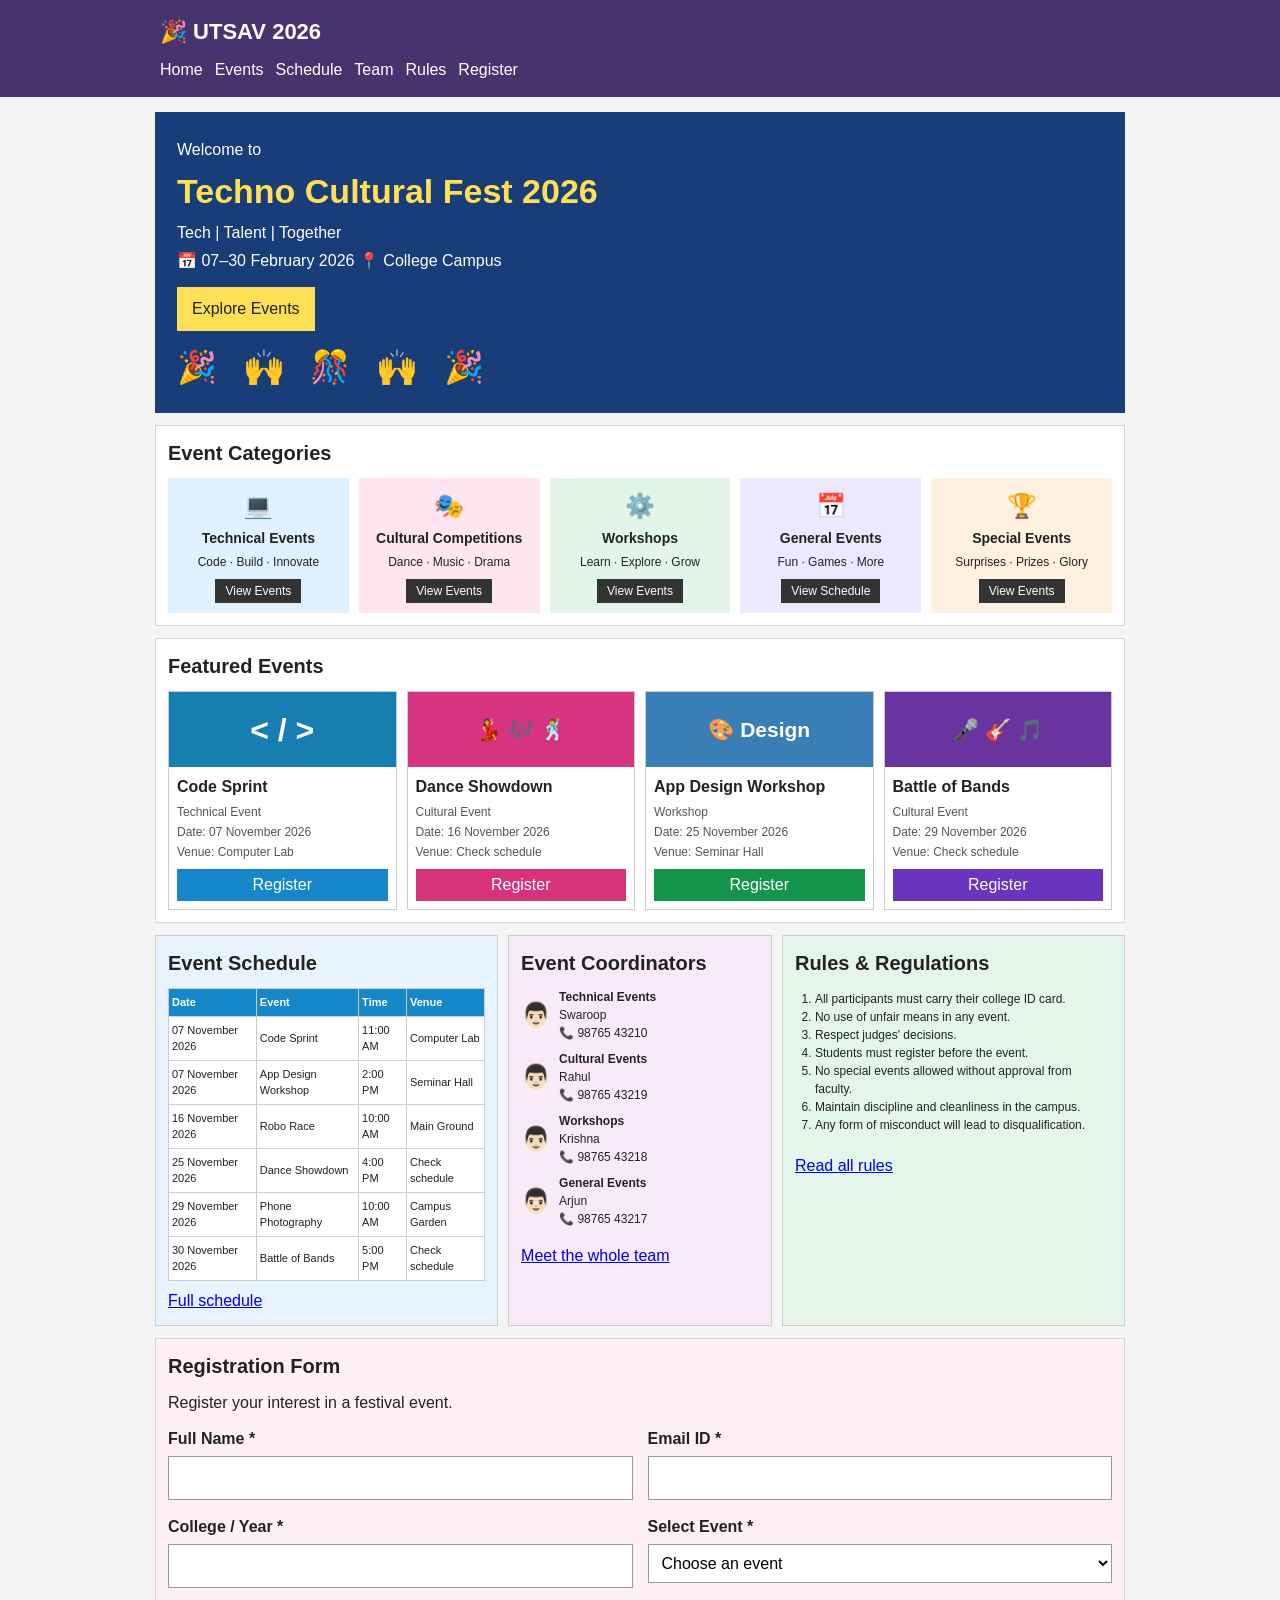
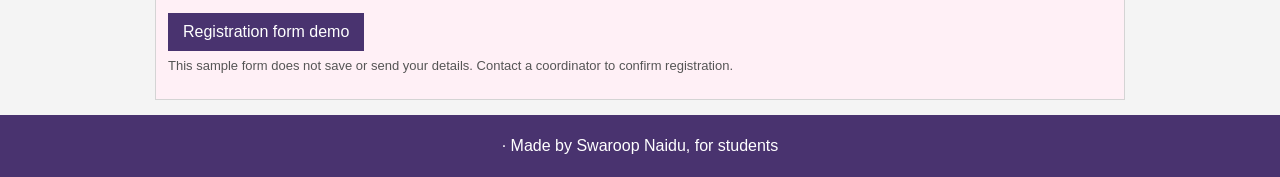
<file: index.html>
<!DOCTYPE html>
<html lang="en">

<head>
    <meta charset="UTF-8">
    <meta name="viewport" content="width=device-width, initial-scale=1.0">
    <title>Utsav 2026 | College Festival</title>
    <link rel="stylesheet" href="style.css">
</head>

<body>
    <header class="site-header">
        <nav class="navigation">
            <a class="logo" href="index.html">🎉 UTSAV 2026</a>
            <div class="nav-links">
                <a href="index.html">Home</a>
                <a href="events.html">Events</a>
                <a href="schedule.html">Schedule</a>
                <a href="team.html">Team</a>
                <a href="rules.html">Rules</a>
                <a href="register.html">Register</a>
            </div>
        </nav>
    </header>

    <main class="home-content">
        <section class="festival-hero">
            <p>Welcome to</p>
            <h1>Techno Cultural Fest 2026</h1>
            <p>Tech | Talent | Together</p>
            <p>📅 07–30 February 2026 📍 College Campus</p>
            <a class="button" href="events.html">Explore Events</a>
            <span class="hero-crowd" aria-hidden="true">🎉 &nbsp; 🙌 &nbsp; 🎊 &nbsp; 🙌 &nbsp; 🎉</span>
        </section>

        <section class="home-section">
            <h2>Event Categories</h2>
            <div class="category-grid">
                <a class="category-tile category-blue" href="events.html">
                    <span aria-hidden="true">💻</span><strong>Technical Events</strong><small>Code · Build ·
                        Innovate</small><span class="tile-link">View Events</span>
                </a>
                <a class="category-tile category-pink" href="events.html">
                    <span aria-hidden="true">🎭</span><strong>Cultural Competitions</strong><small>Dance · Music ·
                        Drama</small><span class="tile-link">View Events</span>
                </a>
                <a class="category-tile category-green" href="events.html">
                    <span aria-hidden="true">⚙️</span><strong>Workshops</strong><small>Learn · Explore ·
                        Grow</small><span class="tile-link">View Events</span>
                </a>
                <a class="category-tile category-purple" href="schedule.html">
                    <span aria-hidden="true">📅</span><strong>General Events</strong><small>Fun · Games ·
                        More</small><span class="tile-link">View Schedule</span>
                </a>
                <a class="category-tile category-orange" href="events.html">
                    <span aria-hidden="true">🏆</span><strong>Special Events</strong><small>Surprises · Prizes ·
                        Glory</small><span class="tile-link">View Events</span>
                </a>
            </div>
        </section>

        <section class="home-section">
            <h2>Featured Events</h2>
            <div class="featured-grid">
                <article class="featured-card">
                    <div class="featured-image image-code" aria-hidden="true">&lt; / &gt;</div>
                    <div class="featured-info">
                        <h3>Code Sprint</h3>
                        <p>Technical Event</p>
                        <p>Date: 07 November 2026</p>
                        <p>Venue: Computer Lab</p><a class="register-link link-blue" href="register.html">Register</a>
                    </div>
                </article>
                <article class="featured-card">
                    <div class="featured-image image-dance" aria-hidden="true">💃 🎶 🕺</div>
                    <div class="featured-info">
                        <h3>Dance Showdown</h3>
                        <p>Cultural Event</p>
                        <p>Date: 16 November 2026</p>
                        <p>Venue: Check schedule</p><a class="register-link link-pink" href="register.html">Register</a>
                    </div>
                </article>
                <article class="featured-card">
                    <div class="featured-image image-python" aria-hidden="true">🎨 Design</div>
                    <div class="featured-info">
                        <h3>App Design Workshop</h3>
                        <p>Workshop</p>
                        <p>Date: 25 November 2026</p>
                        <p>Venue: Seminar Hall</p><a class="register-link link-green" href="register.html">Register</a>
                    </div>
                </article>
                <article class="featured-card">
                    <div class="featured-image image-music" aria-hidden="true">🎤 🎸 🎵</div>
                    <div class="featured-info">
                        <h3>Battle of Bands</h3>
                        <p>Cultural Event</p>
                        <p>Date: 29 November 2026</p>
                        <p>Venue: Check schedule</p><a class="register-link link-purple"
                            href="register.html">Register</a>
                    </div>
                </article>
            </div>
        </section>

        <div class="home-details">
            <section class="home-panel schedule-panel">
                <h2>Event Schedule</h2>
                <div class="table-wrap">
                    <table>
                        <thead>
                            <tr>
                                <th>Date</th>
                                <th>Event</th>
                                <th>Time</th>
                                <th>Venue</th>
                            </tr>
                        </thead>
                        <tbody>
                            <tr>
                                <td>07 November 2026</td>
                                <td>Code Sprint</td>
                                <td>11:00 AM</td>
                                <td>Computer Lab</td>
                            </tr>
                            <tr>
                                <td>07 November 2026</td>
                                <td>App Design Workshop</td>
                                <td>2:00 PM</td>
                                <td>Seminar Hall</td>
                            </tr>
                            <tr>
                                <td>16 November 2026</td>
                                <td>Robo Race</td>
                                <td>10:00 AM</td>
                                <td>Main Ground</td>
                            </tr>
                            <tr>
                                <td>25 November 2026</td>
                                <td>Dance Showdown</td>
                                <td>4:00 PM</td>
                                <td>Check schedule</td>
                            </tr>
                            <tr>
                                <td>29 November 2026</td>
                                <td>Phone Photography</td>
                                <td>10:00 AM</td>
                                <td>Campus Garden</td>
                            </tr>
                            <tr>
                                <td>30 November 2026</td>
                                <td>Battle of Bands</td>
                                <td>5:00 PM</td>
                                <td>Check schedule</td>
                            </tr>
                        </tbody>
                    </table>
                </div>
                <a href="schedule.html">Full schedule</a>
            </section>

            <section class="home-panel coordinator-panel">
                <h2>Event Coordinators</h2>
                <div class="coordinator-row"><span>👨🏻</span>
                    <p><strong>Technical Events</strong><br> Swaroop <br>📞 98765 43210</p>
                </div>
                <div class="coordinator-row"><span>👨🏻</span>
                    <p><strong>Cultural Events</strong><br>Rahul <br>📞 98765 43219</p>
                </div>
                <div class="coordinator-row"><span>👨🏻</span>
                    <p><strong>Workshops</strong><br>Krishna<br>📞 98765 43218</p>
                </div>
                <div class="coordinator-row"><span>👨🏻</span>
                    <p><strong>General Events</strong><br>Arjun <br>📞 98765 43217</p>
                </div>
                <a href="team.html">Meet the whole team</a>
            </section>

            <section class="home-panel rules-panel">
                <h2>Rules & Regulations</h2>
                <ol>
                    <li>All participants must carry their college ID card.</li>
                    <li>No use of unfair means in any event.</li>
                    <li>Respect judges' decisions.</li>
                    <li>Students must register before the event.</li>
                    <li>No special events allowed without approval from faculty.</li>
                    <li>Maintain discipline and cleanliness in the campus.</li>
                    <li>Any form of misconduct will lead to disqualification.</li>
                </ol>
                <a href="rules.html">Read all rules</a>
            </section>
        </div>

        <section class="home-section registration-section">
            <h2>Registration Form</h2>
            <p>Register your interest in a festival event.</p>
            <form>
                <div><label for="home-name">Full Name *</label><input id="home-name" name="name" type="text" required>
                </div>
                <div><label for="home-email">Email ID *</label><input id="home-email" name="email" type="email"
                        required></div>
                <div><label for="home-college">College / Year *</label><input id="home-college" name="college"
                        type="text" required></div>
                <div><label for="home-event">Select Event *</label>
                    <select id="home-event" name="event" required>
                        <option value="">Choose an event</option>
                        <option>Robo Race</option>
                        <option>Code Sprint</option>
                        <option>Dance Showdown</option>
                        <option>Battle of Bands</option>
                        <option>Design Your First App</option>
                        <option>Phone Photography</option>
                    </select>
                </div>
                <div class="form-wide"><button class="button" type="button" disabled>Registration form demo</button>
                </div>
            </form>
            <p class="intro">This sample form does not save or send your details. Contact a coordinator to confirm
                registration.</p>
        </section>
    </main>

    <footer>
        <p>· Made by Swaroop Naidu, for students</p>
    </footer>
</body>

</html>
</file>
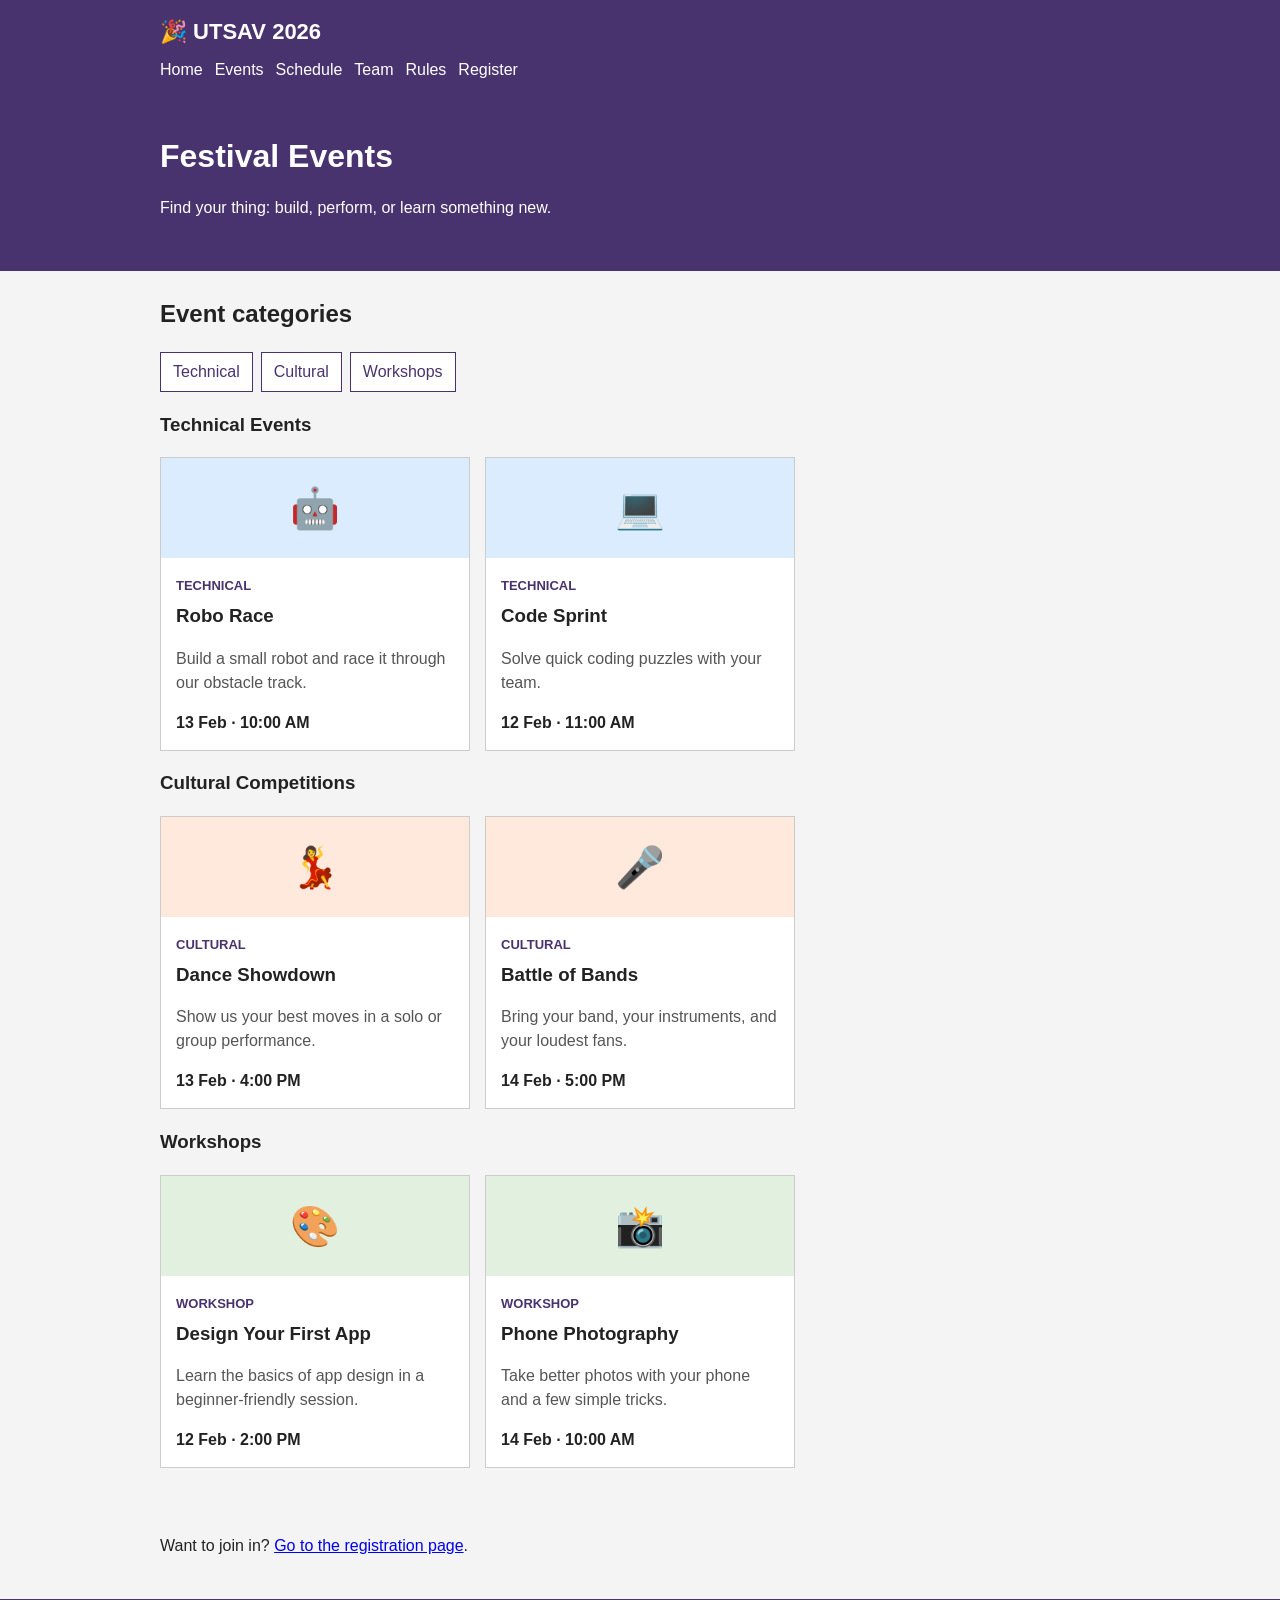
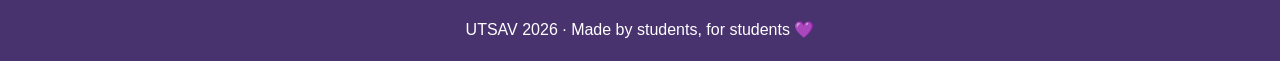
<file: events.html>
<!DOCTYPE html>
<html lang="en">
<head>
    <meta charset="UTF-8">
    <meta name="viewport" content="width=device-width, initial-scale=1.0">
    <title>Events | Utsav 2026</title>
    <link rel="stylesheet" href="style.css">
</head>
<body>
    <header class="site-header">
        <nav class="navigation">
            <a class="logo" href="index.html">🎉 UTSAV 2026</a>
            <div class="nav-links">
                <a href="index.html">Home</a><a href="events.html">Events</a><a href="schedule.html">Schedule</a>
                <a href="team.html">Team</a><a href="rules.html">Rules</a><a href="register.html">Register</a>
            </div>
        </nav>
        <div class="page-banner"><h1>Festival Events</h1><p>Find your thing: build, perform, or learn something new.</p></div>
    </header>
    <main>
        <section class="page-section">
            <h2>Event categories</h2>
            <div class="filter-buttons">
                <a class="filter-button" href="#technical">Technical</a>
                <a class="filter-button" href="#cultural">Cultural</a>
                <a class="filter-button" href="#workshops">Workshops</a>
            </div>
            <h3 id="technical">Technical Events</h3>
            <div class="card-grid">
                <article class="card">
                    <div class="event-banner tech-banner" aria-hidden="true">🤖</div>
                    <div class="card-content"><span class="category">Technical</span><h3>Robo Race</h3><p>Build a small robot and race it through our obstacle track.</p><strong>13 Feb · 10:00 AM</strong></div>
                </article>
                <article class="card">
                    <div class="event-banner tech-banner" aria-hidden="true">💻</div>
                    <div class="card-content"><span class="category">Technical</span><h3>Code Sprint</h3><p>Solve quick coding puzzles with your team.</p><strong>12 Feb · 11:00 AM</strong></div>
                </article>
            </div>
            <h3 id="cultural">Cultural Competitions</h3>
            <div class="card-grid">
                <article class="card">
                    <div class="event-banner culture-banner" aria-hidden="true">💃</div>
                    <div class="card-content"><span class="category">Cultural</span><h3>Dance Showdown</h3><p>Show us your best moves in a solo or group performance.</p><strong>13 Feb · 4:00 PM</strong></div>
                </article>
                <article class="card">
                    <div class="event-banner culture-banner" aria-hidden="true">🎤</div>
                    <div class="card-content"><span class="category">Cultural</span><h3>Battle of Bands</h3><p>Bring your band, your instruments, and your loudest fans.</p><strong>14 Feb · 5:00 PM</strong></div>
                </article>
            </div>
            <h3 id="workshops">Workshops</h3>
            <div class="card-grid">
                <article class="card">
                    <div class="event-banner workshop-banner" aria-hidden="true">🎨</div>
                    <div class="card-content"><span class="category">Workshop</span><h3>Design Your First App</h3><p>Learn the basics of app design in a beginner-friendly session.</p><strong>12 Feb · 2:00 PM</strong></div>
                </article>
                <article class="card">
                    <div class="event-banner workshop-banner" aria-hidden="true">📸</div>
                    <div class="card-content"><span class="category">Workshop</span><h3>Phone Photography</h3><p>Take better photos with your phone and a few simple tricks.</p><strong>14 Feb · 10:00 AM</strong></div>
                </article>
            </div>
        </section>
        <section class="page-section">
            <p>Want to join in? <a href="register.html">Go to the registration page</a>.</p>
        </section>
    </main>
    <footer><p>UTSAV 2026 · Made by students, for students 💜</p></footer>
</body>
</html>
</file>
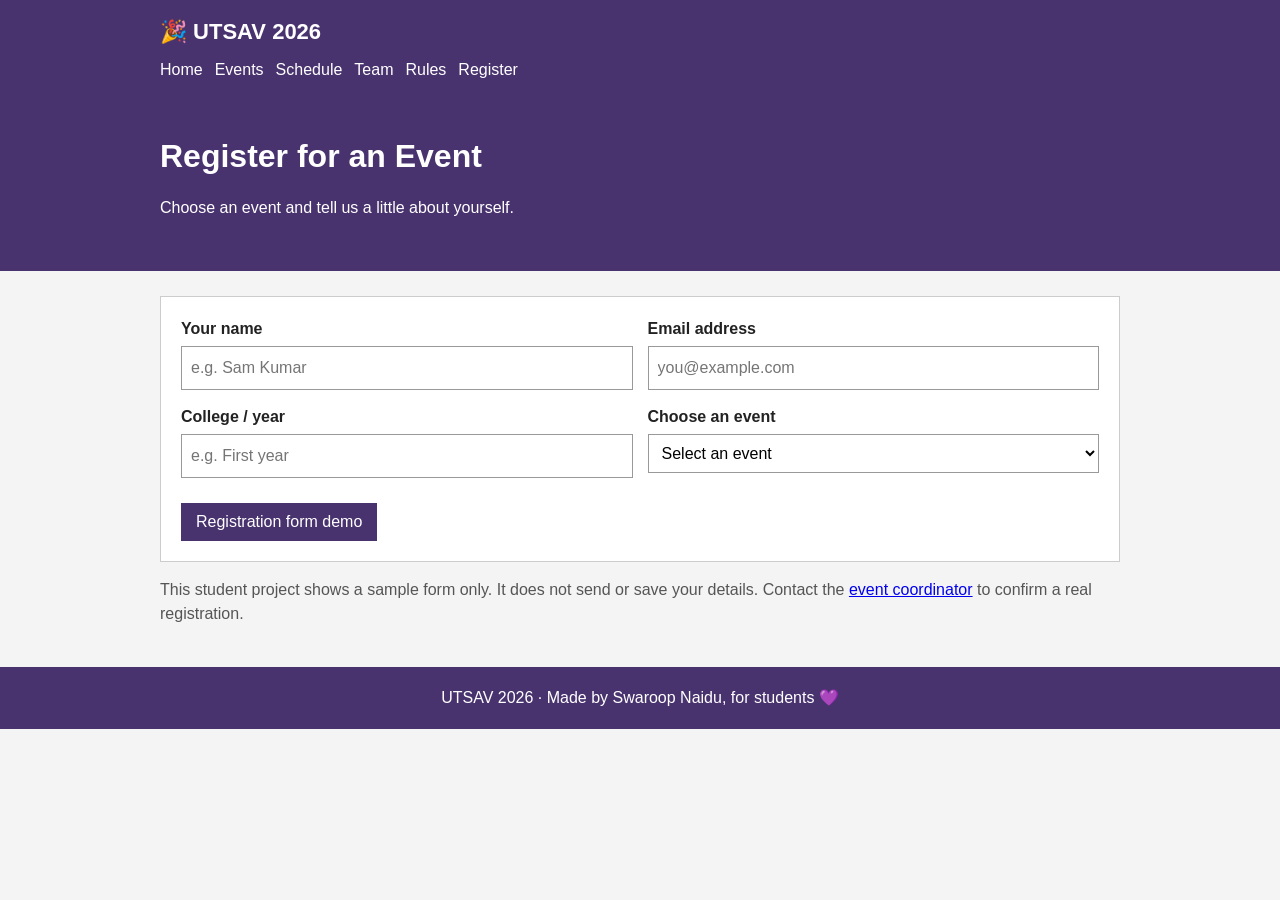
<file: register.html>
<!DOCTYPE html>
<html lang="en">

<head>
    <meta charset="UTF-8">
    <meta name="viewport" content="width=device-width, initial-scale=1.0">
    <title>Register | Utsav 2026</title>
    <link rel="stylesheet" href="style.css">
</head>

<body>
    <header class="site-header">
        <nav class="navigation">
            <a class="logo" href="index.html">🎉 UTSAV 2026</a>
            <div class="nav-links">
                <a href="index.html">Home</a><a href="events.html">Events</a><a href="schedule.html">Schedule</a>
                <a href="team.html">Team</a><a href="rules.html">Rules</a><a href="register.html">Register</a>
            </div>
        </nav>
        <div class="page-banner">
            <h1>Register for an Event</h1>
            <p>Choose an event and tell us a little about yourself.</p>
        </div>
    </header>
    <main>
        <section class="page-section">
            <div class="registration">
                <form>
                    <div><label for="student-name">Your name</label><input id="student-name" name="name" type="text"
                            placeholder="e.g. Sam Kumar" required></div>
                    <div><label for="student-email">Email address</label><input id="student-email" name="email"
                            type="email" placeholder="you@example.com" required></div>
                    <div><label for="student-college">College / year</label><input id="student-college" name="college"
                            type="text" placeholder="e.g. First year" required></div>
                    <div>
                        <label for="event-choice">Choose an event</label>
                        <select id="event-choice" name="event" required>
                            <option value="">Select an event</option>
                            <option>Robo Race</option>
                            <option>Code Sprint</option>
                            <option>Dance Showdown</option>
                            <option>Battle of Bands</option>
                            <option>Design Your First App</option>
                            <option>Phone Photography</option>
                        </select>
                    </div>
                    <div class="form-wide"><button class="button" type="button" disabled>Registration form demo</button>
                    </div>
                </form>
            </div>
            <p class="intro">This student project shows a sample form only. It does not send or save your details.
                Contact the <a href="team.html">event coordinator</a> to confirm a real registration.</p>
        </section>
    </main>
    <footer>
        <p>UTSAV 2026 · Made by Swaroop Naidu, for students 💜</p>
    </footer>
</body>

</html>
</file>
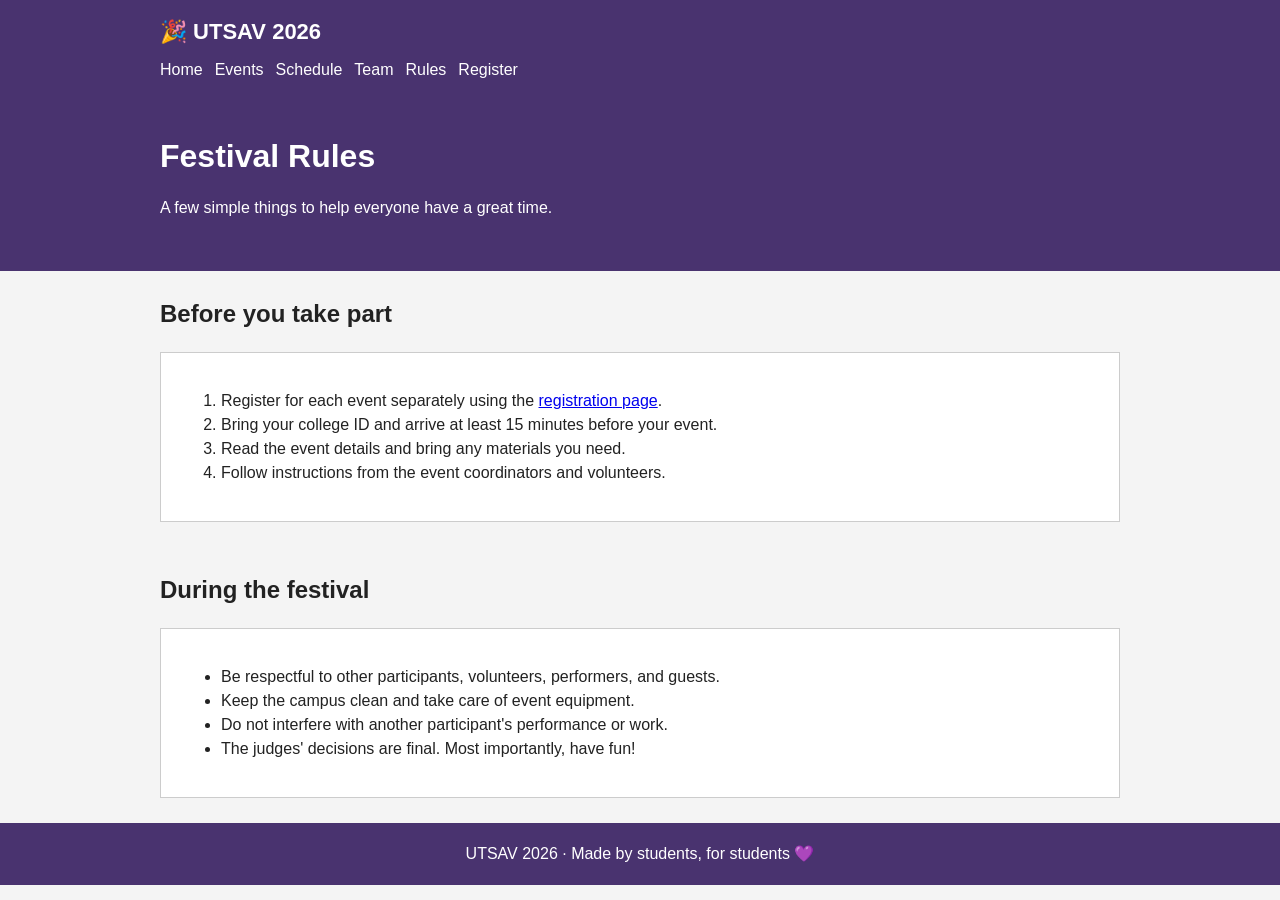
<file: rules.html>
<!DOCTYPE html>
<html lang="en">
<head>
    <meta charset="UTF-8">
    <meta name="viewport" content="width=device-width, initial-scale=1.0">
    <title>Rules | Utsav 2026</title>
    <link rel="stylesheet" href="style.css">
</head>
<body>
    <header class="site-header">
        <nav class="navigation">
            <a class="logo" href="index.html">🎉 UTSAV 2026</a>
            <div class="nav-links">
                <a href="index.html">Home</a><a href="events.html">Events</a><a href="schedule.html">Schedule</a>
                <a href="team.html">Team</a><a href="rules.html">Rules</a><a href="register.html">Register</a>
            </div>
        </nav>
        <div class="page-banner"><h1>Festival Rules</h1><p>A few simple things to help everyone have a great time.</p></div>
    </header>
    <main>
        <section class="page-section">
            <h2>Before you take part</h2>
            <div class="info-box">
                <ol>
                    <li>Register for each event separately using the <a href="register.html">registration page</a>.</li>
                    <li>Bring your college ID and arrive at least 15 minutes before your event.</li>
                    <li>Read the event details and bring any materials you need.</li>
                    <li>Follow instructions from the event coordinators and volunteers.</li>
                </ol>
            </div>
        </section>
        <section class="page-section">
            <h2>During the festival</h2>
            <div class="info-box">
                <ul>
                    <li>Be respectful to other participants, volunteers, performers, and guests.</li>
                    <li>Keep the campus clean and take care of event equipment.</li>
                    <li>Do not interfere with another participant's performance or work.</li>
                    <li>The judges' decisions are final. Most importantly, have fun!</li>
                </ul>
            </div>
        </section>
    </main>
    <footer><p>UTSAV 2026 · Made by students, for students 💜</p></footer>
</body>
</html>
</file>
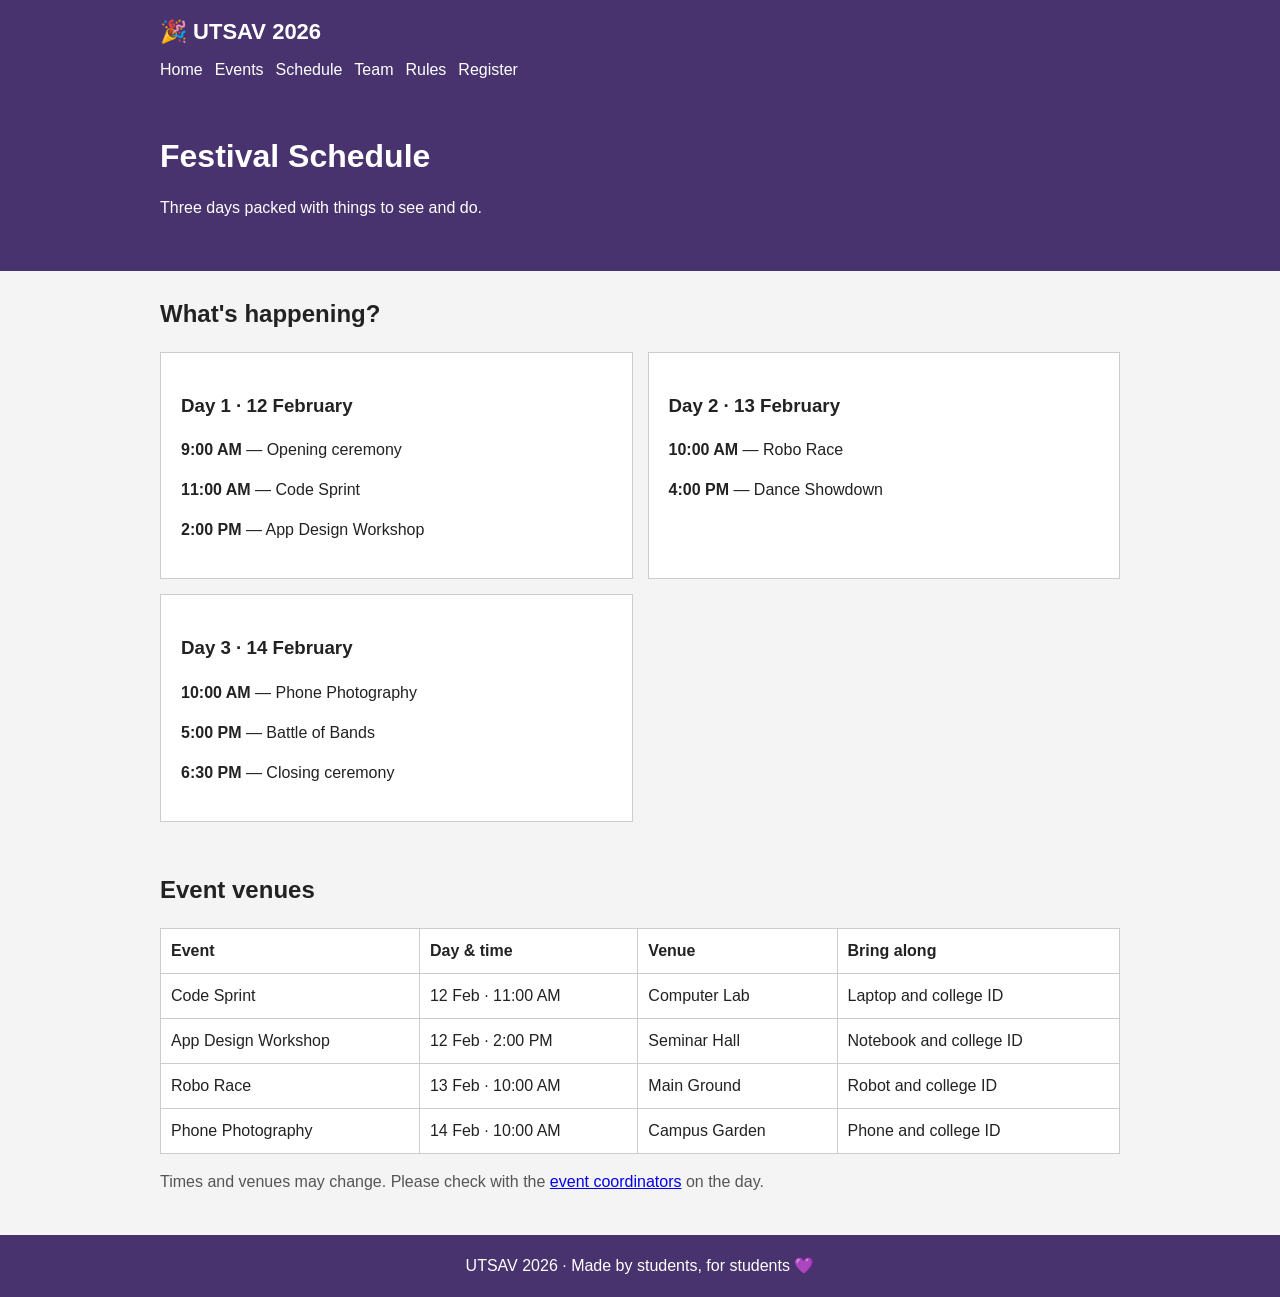
<file: schedule.html>
<!DOCTYPE html>
<html lang="en">
<head>
    <meta charset="UTF-8">
    <meta name="viewport" content="width=device-width, initial-scale=1.0">
    <title>Schedule | Utsav 2026</title>
    <link rel="stylesheet" href="style.css">
</head>
<body>
    <header class="site-header">
        <nav class="navigation">
            <a class="logo" href="index.html">🎉 UTSAV 2026</a>
            <div class="nav-links">
                <a href="index.html">Home</a><a href="events.html">Events</a><a href="schedule.html">Schedule</a>
                <a href="team.html">Team</a><a href="rules.html">Rules</a><a href="register.html">Register</a>
            </div>
        </nav>
        <div class="page-banner"><h1>Festival Schedule</h1><p>Three days packed with things to see and do.</p></div>
    </header>
    <main>
        <section class="page-section">
            <h2>What's happening?</h2>
            <div class="card-grid two-columns">
                <article class="info-box">
                    <h3>Day 1 · 12 February</h3>
                    <p><strong>9:00 AM</strong> — Opening ceremony</p>
                    <p><strong>11:00 AM</strong> — Code Sprint</p>
                    <p><strong>2:00 PM</strong> — App Design Workshop</p>
                </article>
                <article class="info-box">
                    <h3>Day 2 · 13 February</h3>
                    <p><strong>10:00 AM</strong> — Robo Race</p>
                    <p><strong>4:00 PM</strong> — Dance Showdown</p>
                </article>
                <article class="info-box">
                    <h3>Day 3 · 14 February</h3>
                    <p><strong>10:00 AM</strong> — Phone Photography</p>
                    <p><strong>5:00 PM</strong> — Battle of Bands</p>
                    <p><strong>6:30 PM</strong> — Closing ceremony</p>
                </article>
            </div>
        </section>
        <section class="page-section">
            <h2>Event venues</h2>
            <div class="table-wrap">
                <table>
                    <thead><tr><th>Event</th><th>Day &amp; time</th><th>Venue</th><th>Bring along</th></tr></thead>
                    <tbody>
                        <tr><td>Code Sprint</td><td>12 Feb · 11:00 AM</td><td>Computer Lab</td><td>Laptop and college ID</td></tr>
                        <tr><td>App Design Workshop</td><td>12 Feb · 2:00 PM</td><td>Seminar Hall</td><td>Notebook and college ID</td></tr>
                        <tr><td>Robo Race</td><td>13 Feb · 10:00 AM</td><td>Main Ground</td><td>Robot and college ID</td></tr>
                        <tr><td>Phone Photography</td><td>14 Feb · 10:00 AM</td><td>Campus Garden</td><td>Phone and college ID</td></tr>
                    </tbody>
                </table>
            </div>
            <p class="intro">Times and venues may change. Please check with the <a href="team.html">event coordinators</a> on the day.</p>
        </section>
    </main>
    <footer><p>UTSAV 2026 · Made by students, for students 💜</p></footer>
</body>
</html>
</file>
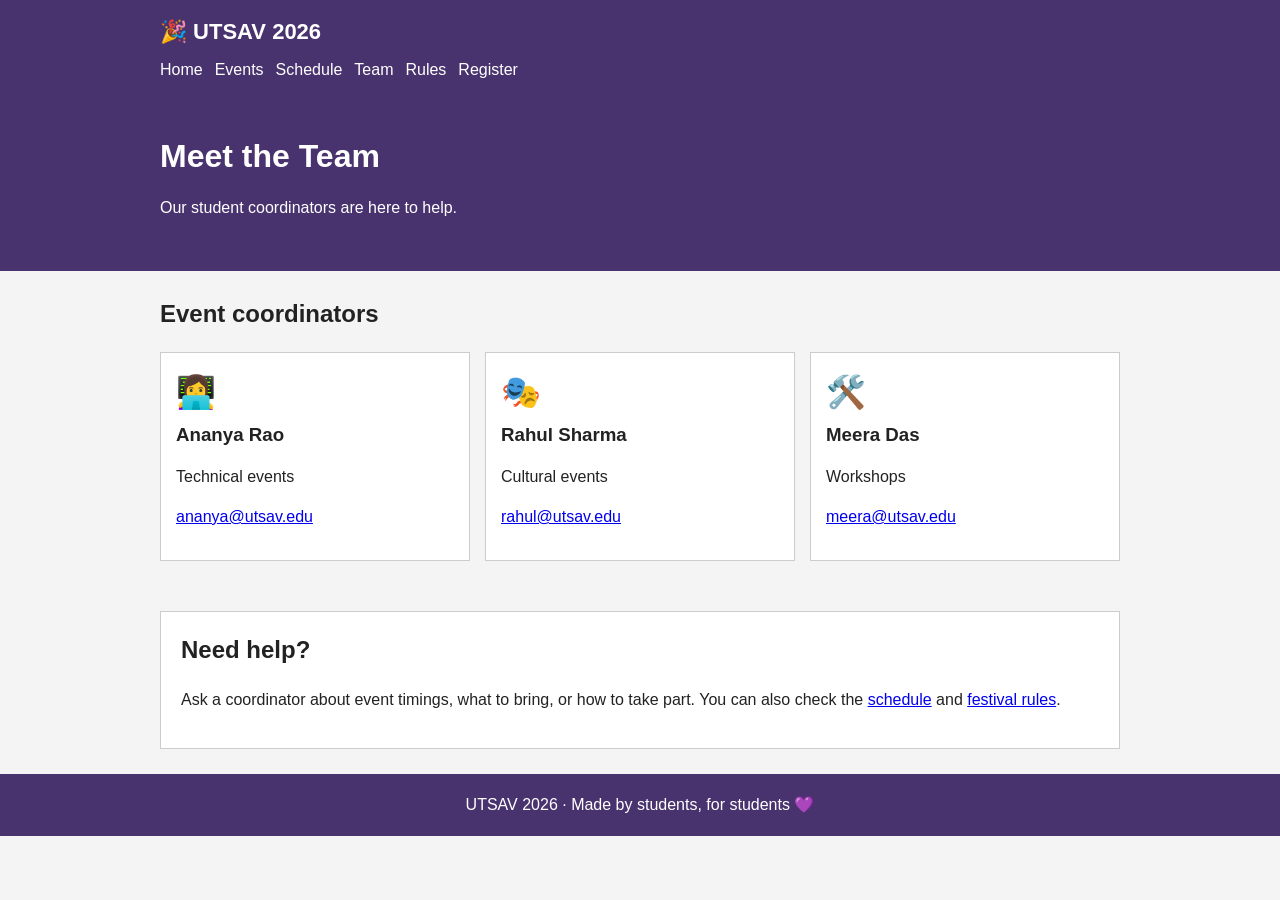
<file: team.html>
<!DOCTYPE html>
<html lang="en">
<head>
    <meta charset="UTF-8">
    <meta name="viewport" content="width=device-width, initial-scale=1.0">
    <title>Coordinators | Utsav 2026</title>
    <link rel="stylesheet" href="style.css">
</head>
<body>
    <header class="site-header">
        <nav class="navigation">
            <a class="logo" href="index.html">🎉 UTSAV 2026</a>
            <div class="nav-links">
                <a href="index.html">Home</a><a href="events.html">Events</a><a href="schedule.html">Schedule</a>
                <a href="team.html">Team</a><a href="rules.html">Rules</a><a href="register.html">Register</a>
            </div>
        </nav>
        <div class="page-banner"><h1>Meet the Team</h1><p>Our student coordinators are here to help.</p></div>
    </header>
    <main>
        <section class="page-section">
            <h2>Event coordinators</h2>
            <div class="card-grid">
                <article class="card person-card">
                    <div class="person-icon" aria-hidden="true">👩‍💻</div>
                    <h3>Ananya Rao</h3><p>Technical events</p><p><a href="mailto:ananya@utsav.edu">ananya@utsav.edu</a></p>
                </article>
                <article class="card person-card">
                    <div class="person-icon" aria-hidden="true">🎭</div>
                    <h3>Rahul Sharma</h3><p>Cultural events</p><p><a href="mailto:rahul@utsav.edu">rahul@utsav.edu</a></p>
                </article>
                <article class="card person-card">
                    <div class="person-icon" aria-hidden="true">🛠️</div>
                    <h3>Meera Das</h3><p>Workshops</p><p><a href="mailto:meera@utsav.edu">meera@utsav.edu</a></p>
                </article>
            </div>
        </section>
        <section class="page-section">
            <div class="info-box">
                <h2>Need help?</h2>
                <p>Ask a coordinator about event timings, what to bring, or how to take part. You can also check the <a href="schedule.html">schedule</a> and <a href="rules.html">festival rules</a>.</p>
            </div>
        </section>
    </main>
    <footer><p>UTSAV 2026 · Made by students, for students 💜</p></footer>
</body>
</html>
</file>
<file: style.css>
* {
    box-sizing: border-box;
}

body {
    margin: 0;
    color: #222;
    background-color: #f4f4f4;
    font-family: Arial, sans-serif;
    line-height: 1.5;
}

.site-header {
    color: white;
    background-color: #49336f;
}

.navigation {
    max-width: 1000px;
    margin: auto;
    padding: 15px 20px;
}

.logo {
    display: inline-block;
    margin-bottom: 10px;
    color: white;
    font-size: 22px;
    font-weight: bold;
    text-decoration: none;
}

.nav-links {
    display: flex;
    flex-wrap: wrap;
    gap: 12px;
}

.nav-links a {
    color: white;
    text-decoration: none;
}

.nav-links a:hover {
    text-decoration: underline;
}

.hero,
.page-banner {
    max-width: 1000px;
    margin: auto;
    padding: 35px 20px;
}

.hero h1 {
    margin: 15px 0;
    font-size: 42px;
}

.hero p,
.page-banner p {
    max-width: 600px;
}

.page-banner h1 {
    margin: 0;
}

.date-tag {
    display: inline-block;
    padding: 5px 10px;
    border: 1px solid white;
}

.button {
    display: inline-block;
    margin-top: 10px;
    padding: 9px 14px;
    border: 1px solid #49336f;
    color: white;
    background-color: #49336f;
    font-size: 16px;
    text-decoration: none;
    cursor: pointer;
}

.hero .button {
    border-color: white;
    color: #49336f;
    background-color: white;
}

.page-section {
    max-width: 1000px;
    margin: auto;
    padding: 25px 20px;
}

.page-section h2 {
    margin-top: 0;
}

.intro {
    color: #555;
}

.card-grid {
    display: grid;
    grid-template-columns: repeat(3, 1fr);
    gap: 15px;
}

.two-columns {
    grid-template-columns: repeat(2, 1fr);
}

.card {
    overflow: hidden;
    border: 1px solid #ccc;
    background-color: white;
}

.event-banner {
    padding: 20px;
    text-align: center;
    font-size: 40px;
}

.tech-banner {
    background-color: #dcecff;
}

.culture-banner {
    background-color: #ffe8dc;
}

.workshop-banner {
    background-color: #e2f1df;
}

.card-content {
    padding: 15px;
}

.card-content h3 {
    margin: 5px 0;
}

.card-content p {
    color: #555;
}

.category {
    color: #49336f;
    font-size: 13px;
    font-weight: bold;
    text-transform: uppercase;
}

.filter-buttons {
    display: flex;
    flex-wrap: wrap;
    gap: 8px;
    margin: 15px 0;
}

.filter-button {
    display: inline-block;
    padding: 7px 12px;
    border: 1px solid #49336f;
    color: #49336f;
    background-color: white;
    text-decoration: none;
}

.info-box,
.registration {
    padding: 20px;
    border: 1px solid #ccc;
    background-color: white;
}

.person-card {
    padding: 15px;
}

.person-icon {
    font-size: 32px;
}

.person-card h3 {
    margin: 5px 0;
}

.table-wrap {
    overflow-x: auto;
}

table {
    width: 100%;
    border-collapse: collapse;
    background-color: white;
}

th,
td {
    padding: 10px;
    border: 1px solid #ccc;
    text-align: left;
}

form {
    display: grid;
    grid-template-columns: 1fr 1fr;
    gap: 15px;
}

label {
    display: block;
    margin-bottom: 5px;
    font-weight: bold;
}

input,
select {
    width: 100%;
    padding: 9px;
    border: 1px solid #999;
    background-color: white;
    font: inherit;
}

.form-wide {
    grid-column: 1 / -1;
}

footer {
    padding: 15px;
    color: white;
    background-color: #49336f;
    text-align: center;
}

footer p {
    margin: 4px;
}

@media (max-width: 700px) {
    .card-grid,
    .two-columns {
        grid-template-columns: repeat(2, 1fr);
    }
}

@media (max-width: 500px) {
    .hero h1 {
        font-size: 34px;
    }

    .card-grid,
    .two-columns,
    form {
        grid-template-columns: 1fr;
    }

    .form-wide {
        grid-column: auto;
    }
}

.home-content {
    max-width: 1000px;
    margin: 15px auto;
    padding: 0 15px;
}

.festival-hero {
    min-height: 210px;
    padding: 22px;
    color: white;
    background-color: #183d79;
}

.festival-hero p {
    margin: 4px 0;
}

.festival-hero h1 {
    margin: 4px 0;
    color: #ffdf55;
    font-size: 34px;
}

.festival-hero .button {
    border-color: #ffdf55;
    color: #222;
    background-color: #ffdf55;
}

.hero-crowd {
    display: block;
    margin-top: 12px;
    color: #ffdb43;
    font-size: 32px;
}

.home-section {
    margin: 12px 0;
    padding: 12px;
    border: 1px solid #d4d4d4;
    background-color: white;
}

.home-section h2,
.home-panel h2 {
    margin: 0 0 10px;
    font-size: 20px;
}

.category-grid {
    display: grid;
    grid-template-columns: repeat(5, 1fr);
    gap: 10px;
}

.category-tile {
    display: flex;
    min-height: 125px;
    align-items: center;
    flex-direction: column;
    justify-content: center;
    gap: 4px;
    padding: 10px 5px;
    color: #222;
    text-align: center;
    text-decoration: none;
}

.category-tile > span:first-child {
    font-size: 24px;
}

.category-tile strong {
    font-size: 14px;
}

.category-tile small {
    font-size: 12px;
}

.tile-link {
    margin-top: 4px;
    padding: 3px 10px;
    color: white;
    background-color: #333;
    font-size: 12px;
}

.category-blue {
    background-color: #e0f1ff;
}

.category-pink {
    background-color: #ffe5ef;
}

.category-green {
    background-color: #e1f6e9;
}

.category-purple {
    background-color: #eee8ff;
}

.category-orange {
    background-color: #fff0df;
}

.featured-grid {
    display: grid;
    grid-template-columns: repeat(4, 1fr);
    gap: 10px;
}

.featured-card {
    overflow: hidden;
    border: 1px solid #ccc;
    background-color: white;
}

.featured-image {
    display: flex;
    min-height: 75px;
    align-items: center;
    justify-content: center;
    color: white;
    font-size: 21px;
    font-weight: bold;
}

.image-code {
    background-color: #167eb1;
    font-size: 32px;
}

.image-dance {
    background-color: #d63481;
}

.image-python {
    background-color: #397eb7;
}

.image-music {
    background-color: #6934a0;
}

.featured-info {
    padding: 8px;
}

.featured-info h3 {
    margin: 0 0 4px;
    font-size: 16px;
}

.featured-info p {
    margin: 2px 0;
    color: #555;
    font-size: 12px;
}

.register-link {
    display: block;
    margin-top: 8px;
    padding: 4px;
    color: white;
    text-align: center;
    text-decoration: none;
}

.link-blue {
    background-color: #1687c9;
}

.link-pink {
    background-color: #d8327c;
}

.link-green {
    background-color: #15944c;
}

.link-purple {
    background-color: #6934be;
}

.home-details {
    display: grid;
    grid-template-columns: 1.3fr 1fr 1.3fr;
    gap: 10px;
    margin: 12px 0;
}

.home-panel {
    min-width: 0;
    padding: 12px;
    border: 1px solid #ccc;
    background-color: white;
}

.schedule-panel {
    background-color: #e7f3ff;
}

.coordinator-panel {
    background-color: #f9eafa;
}

.rules-panel {
    background-color: #e4f6eb;
}

.home-panel table {
    font-size: 11px;
}

.home-panel th,
.home-panel td {
    padding: 5px 3px;
}

.home-panel th {
    color: white;
    background-color: #1687c9;
}

.home-panel a {
    display: inline-block;
    margin-top: 8px;
}

.coordinator-row {
    display: flex;
    align-items: center;
    gap: 8px;
    margin: 8px 0;
}

.coordinator-row > span {
    font-size: 24px;
}

.coordinator-row p {
    margin: 0;
    font-size: 12px;
}

.rules-panel ol {
    padding-left: 20px;
    font-size: 12px;
}

.registration-section {
    background-color: #fff0f6;
}

.registration-section > p {
    margin: 5px 0 12px;
}

.registration-section .intro {
    color: #555;
    font-size: 13px;
}

@media (max-width: 700px) {
    .category-grid {
        grid-template-columns: repeat(3, 1fr);
    }

    .home-details {
        grid-template-columns: 1fr;
    }
}

@media (max-width: 500px) {
    .home-content {
        padding: 0 10px;
    }

    .festival-hero h1 {
        font-size: 28px;
    }

    .hero-crowd {
        font-size: 22px;
    }

    .category-grid {
        grid-template-columns: repeat(2, 1fr);
    }

    .featured-grid {
        grid-template-columns: repeat(2, 1fr);
    }
}
</file>
